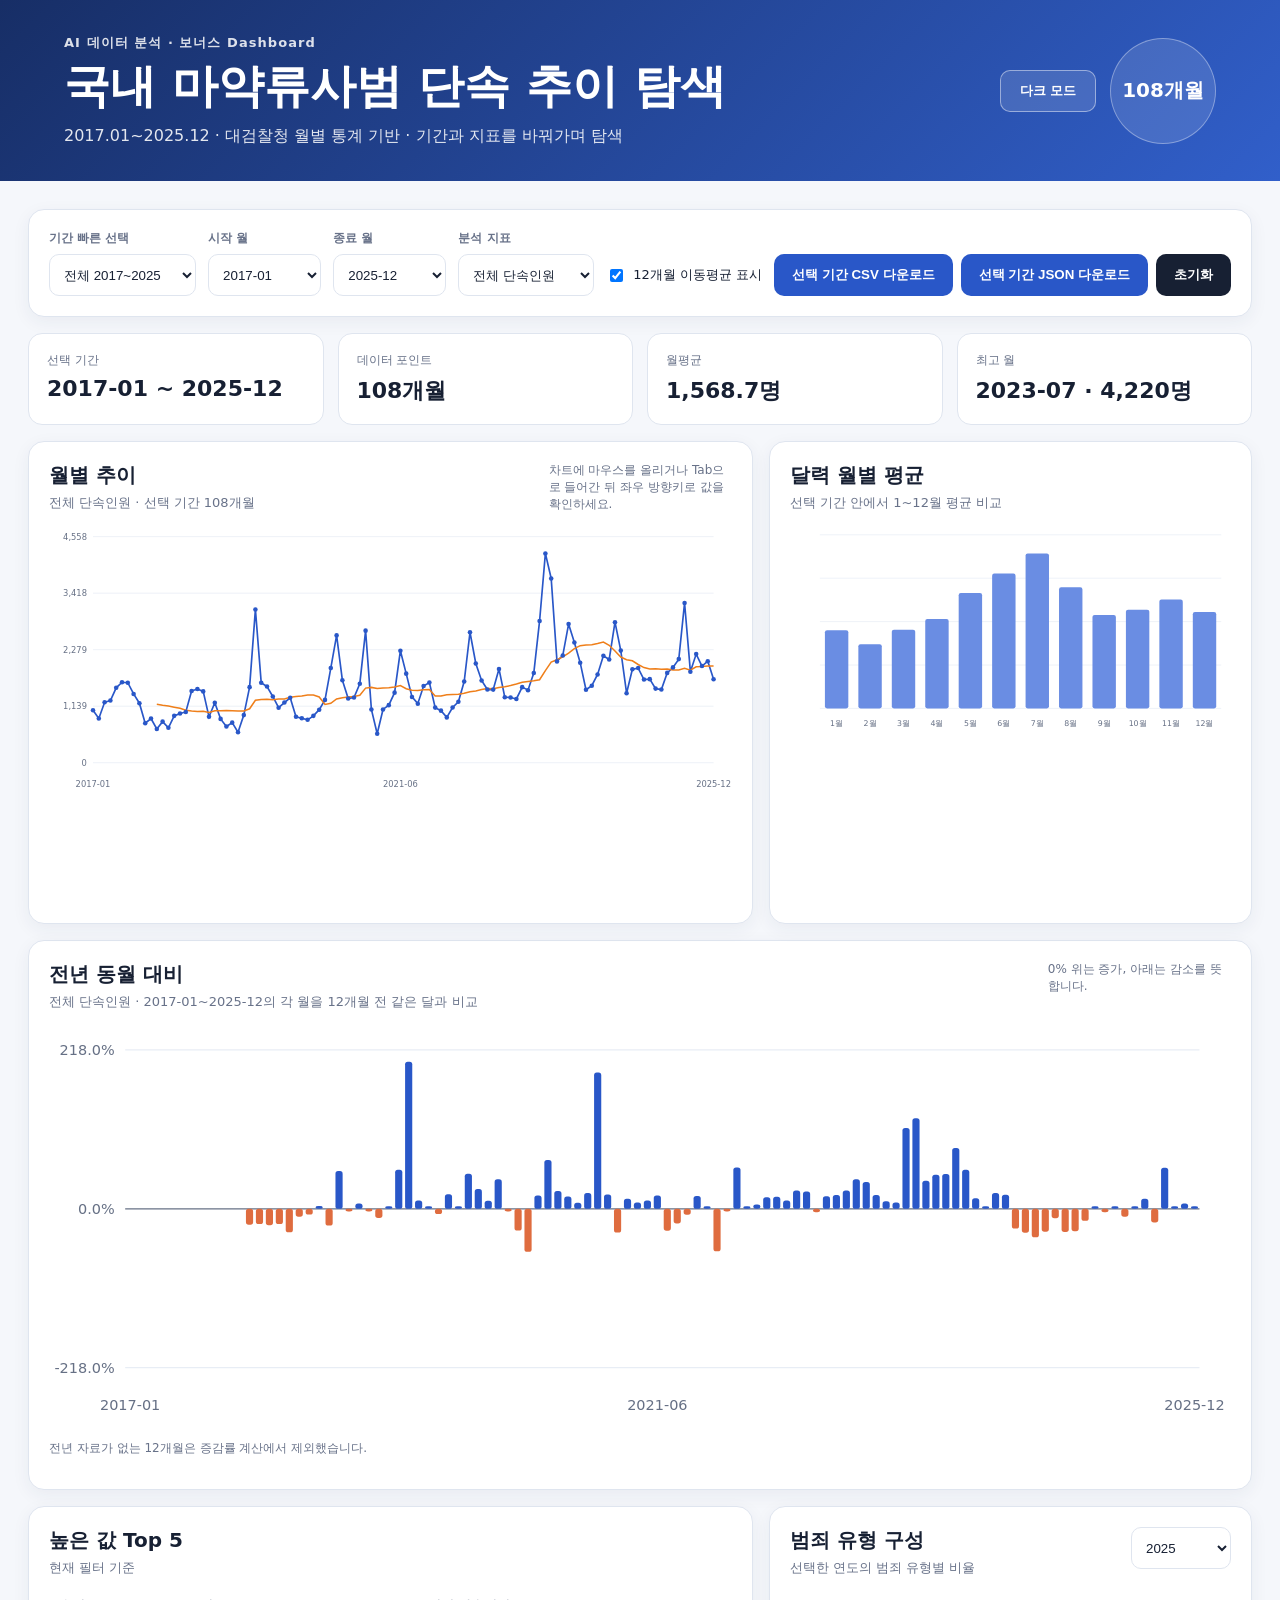
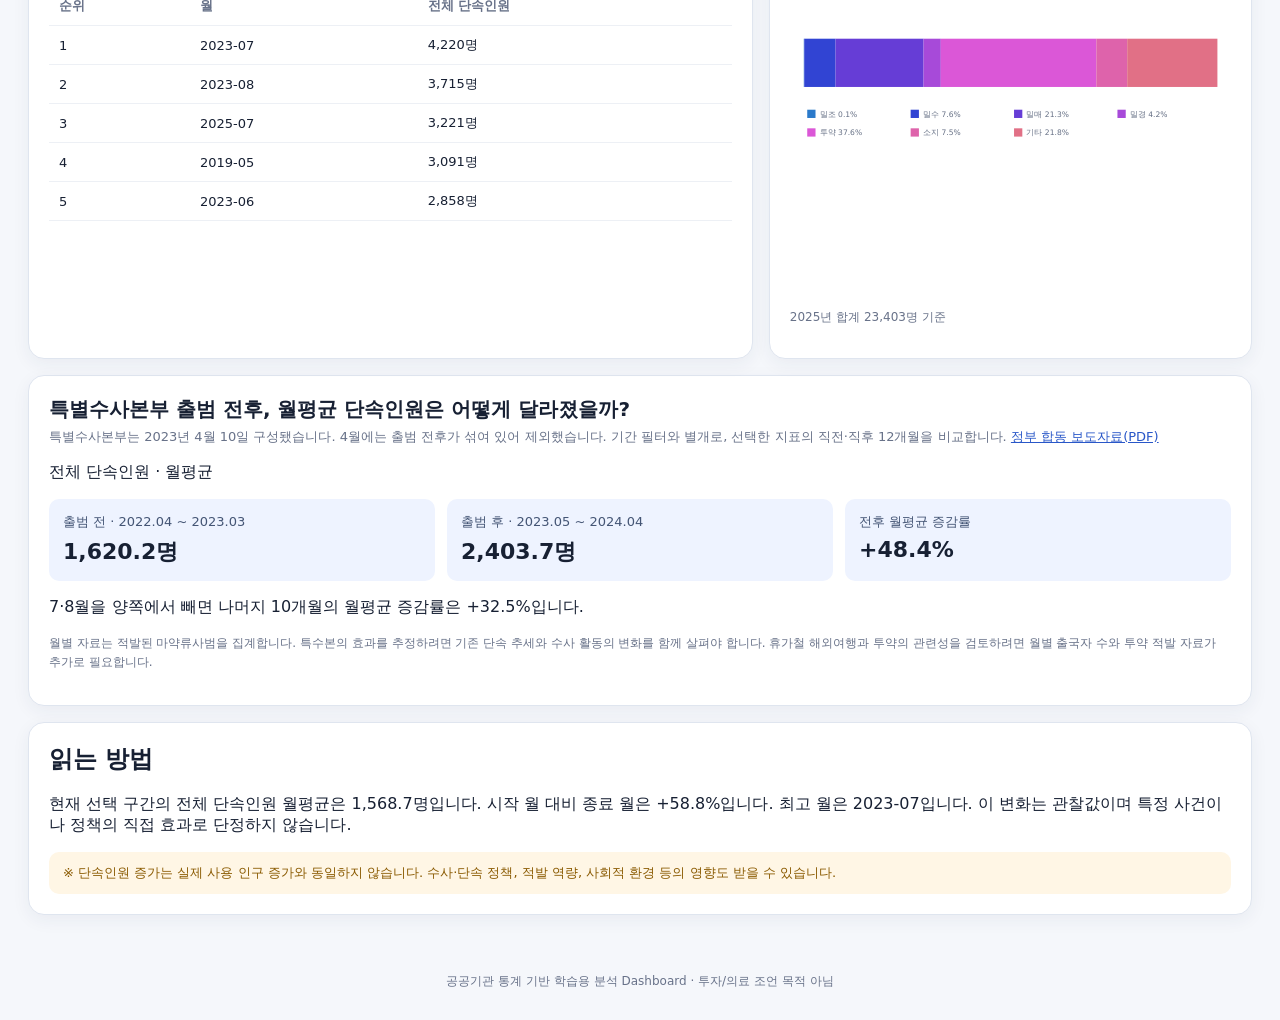
<file: dashboard/index.html>
<!doctype html>
<html lang="ko">
<head>
  <meta charset="utf-8" />
  <meta name="viewport" content="width=device-width, initial-scale=1" />
  <title>마약류사범 데이터 탐색 Dashboard</title>
  <script>
    (() => {
      try {
        const saved = localStorage.getItem('drug-trend-theme');
        const theme = saved === 'dark' || saved === 'light'
          ? saved
          : (matchMedia('(prefers-color-scheme: dark)').matches ? 'dark' : 'light');
        document.documentElement.dataset.theme = theme;
      } catch (_) {
        document.documentElement.dataset.theme = 'light';
      }
    })();
  </script>
  <link rel="stylesheet" href="./style.css" />
</head>
<body>
  <header class="hero">
    <div>
      <p class="eyebrow">AI 데이터 분석 · 보너스 Dashboard</p>
      <h1>국내 마약류사범 단속 추이 탐색</h1>
      <p id="dataCoverage" class="sub">데이터 범위를 확인하는 중입니다. · 대검찰청 월별 통계 기반</p>
    </div>
    <div class="hero-tools">
      <button id="themeToggle" class="theme-toggle" type="button" aria-pressed="false">다크 모드</button>
      <div id="recordBadge" class="badge" title="월별 데이터 건수">-개월</div>
    </div>
  </header>

  <p id="loadError" class="load-error" role="alert" hidden>통계 데이터를 불러올 수 없습니다. data.js 파일을 확인한 후 페이지를 새로 고쳐 주세요.</p>
  <noscript><p class="load-error">대시보드를 사용하려면 브라우저에서 JavaScript를 켜 주세요.</p></noscript>
  <main id="dashboardContent">
    <section class="panel controls">
      <div class="control">
        <label for="preset">기간 빠른 선택</label>
        <select id="preset">
          <option value="all">전체</option>
          <option value="pre">코로나 이전 2017~2019</option>
          <option value="covid">유행·제약 2020~2022</option>
          <option value="post">이후</option>
          <option value="custom" disabled>직접 선택한 기간</option>
        </select>
      </div>
      <div class="control"><label for="start">시작 월</label><select id="start"></select></div>
      <div class="control"><label for="end">종료 월</label><select id="end"></select></div>
      <div class="control">
        <label for="series">분석 지표</label>
        <select id="series">
          <option value="total">전체 단속인원</option>
          <option value="psychotropics">향정신성의약품</option>
          <option value="cannabis">대마</option>
          <option value="narcotics">마약</option>
        </select>
      </div>
      <label class="check"><input id="maToggle" type="checkbox" checked /> 12개월 이동평균 표시</label>
      <div class="actions">
        <button id="downloadCsv" type="button">선택 기간 CSV 다운로드</button>
        <button id="downloadJson" type="button">선택 기간 JSON 다운로드</button>
        <button id="reset" type="button">초기화</button>
      </div>
    </section>

    <section class="kpis">
      <article class="kpi"><span>선택 기간</span><strong id="kPeriod">-</strong></article>
      <article class="kpi"><span>데이터 포인트</span><strong id="kCount">-</strong></article>
      <article class="kpi"><span>월평균</span><strong id="kAvg">-</strong></article>
      <article class="kpi"><span>최고 월</span><strong id="kMax">-</strong></article>
    </section>

    <section class="grid2">
      <article class="panel chart-panel">
        <div class="section-head"><div><h2>월별 추이</h2><p id="seriesDesc"></p></div><span class="hint" id="chartHelp">차트에 마우스를 올리거나 Tab으로 들어간 뒤 좌우 방향키로 값을 확인하세요.</span></div>
        <div id="lineChart" class="chart"></div>
      </article>
      <article class="panel chart-panel">
        <div class="section-head"><div><h2>달력 월별 평균</h2><p>선택 기간 안에서 1~12월 평균 비교</p></div></div>
        <div id="monthChart" class="chart compact"></div>
      </article>
    </section>

    <section class="panel chart-panel yoy-panel" aria-labelledby="yoyHeading">
      <div class="section-head">
        <div>
          <h2 id="yoyHeading">전년 동월 대비</h2>
          <p id="yoyDesc">각 월을 12개월 전 같은 달과 비교</p>
        </div>
        <span class="hint">0% 위는 증가, 아래는 감소를 뜻합니다.</span>
      </div>
      <div id="yoyChart" class="chart compact"></div>
      <p id="yoyNote" class="note" aria-live="polite"></p>
    </section>

    <section class="grid2">
      <article class="panel">
        <div class="section-head"><div><h2>높은 값 Top 5</h2><p>현재 필터 기준</p></div></div>
        <div id="topTable"></div>
      </article>
      <article class="panel">
        <div class="section-head"><div><h2>범죄 유형 구성</h2><p>선택한 연도의 범죄 유형별 비율</p></div><select id="offenseYear" aria-label="범죄 유형 통계 연도"></select></div>
        <div id="offenseChart" class="chart compact"></div>
        <p id="offenseNote" class="note"></p>
      </article>
    </section>

    <section class="panel comparison" aria-labelledby="comparisonHeading">
      <div class="section-head">
        <div><h2 id="comparisonHeading">특별수사본부 출범 전후, 월평균 단속인원은 어떻게 달라졌을까?</h2>
        <p>특별수사본부는 2023년 4월 10일 구성됐습니다. 4월에는 출범 전후가 섞여 있어 제외했습니다. 기간 필터와 별개로, 선택한 지표의 직전·직후 12개월을 비교합니다. <a href="https://www.spo.go.kr/common/board/Download.do?bcIdx=1036561&amp;cbIdx=1403&amp;streFileNm=863a3bdd-3757-4032-8c2a-06c96091c9a9.pdf">정부 합동 보도자료(PDF)</a></p></div>
      </div>
      <p id="comparisonMetric"></p>
      <dl class="comparison-values" id="comparisonValues">
        <div><dt>출범 전 · 2022.04 ~ 2023.03</dt><dd id="beforeMean"></dd></div>
        <div><dt>출범 후 · 2023.05 ~ 2024.04</dt><dd id="afterMean"></dd></div>
        <div><dt>전후 월평균 증감률</dt><dd id="changeRate"></dd></div>
      </dl>
      <p id="summerComparison"></p>
      <p class="note">월별 자료는 적발된 마약류사범을 집계합니다. 특수본의 효과를 추정하려면 기존 단속 추세와 수사 활동의 변화를 함께 살펴야 합니다. 휴가철 해외여행과 투약의 관련성을 검토하려면 월별 출국자 수와 투약 적발 자료가 추가로 필요합니다.</p>
    </section>

    <section class="panel interpretation">
      <h2>읽는 방법</h2>
      <p id="interpretation"></p>
      <p class="warning">※ 단속인원 증가는 실제 사용 인구 증가와 동일하지 않습니다. 수사·단속 정책, 적발 역량, 사회적 환경 등의 영향도 받을 수 있습니다.</p>
    </section>
  </main>

  <footer>공공기관 통계 기반 학습용 분석 Dashboard · 투자/의료 조언 목적 아님</footer>
  <div id="tooltip" class="tooltip" role="tooltip" hidden></div>
  <script src="./data.js"></script>
  <script src="./core.js"></script>
  <script src="./comparison.js"></script>
  <script src="./script.js"></script>
</body>
</html>
</file>
<file: dashboard/style.css>
:root{color-scheme:light;--bg:#f5f7fb;--panel:#fff;--text:#172033;--muted:#687289;--line:#dfe5ef;--accent:#2957c8;--accent2:#6a8de3;--soft:#eef3ff;--warn:#8a5a00;--control:#fff;--gridline:#e8edf5;--label:#667085;--tableline:#edf0f5;--warningbg:#fff6e5;--tooltipbg:#101827;--tooltiptext:#fff}*{box-sizing:border-box}body{margin:0;font-family:"Malgun Gothic","Apple SD Gothic Neo",system-ui,sans-serif;background:var(--bg);color:var(--text)}.hero{display:flex;justify-content:space-between;align-items:center;padding:34px max(5vw,28px);background:linear-gradient(135deg,#172e66,#315fca);color:#fff}.hero h1{margin:4px 0 8px;font-size:clamp(28px,4vw,46px)}.eyebrow{margin:0;font-size:13px;letter-spacing:.08em;font-weight:700;opacity:.85}.sub{margin:0;opacity:.88}.hero-tools{display:flex;align-items:center;gap:14px}.theme-toggle{border:1px solid rgba(255,255,255,.45);background:rgba(255,255,255,.13);color:#fff}.badge{min-width:106px;height:106px;border-radius:50%;display:grid;place-items:center;border:1px solid rgba(255,255,255,.35);background:rgba(255,255,255,.12);font-weight:800;font-size:20px}main{max-width:1500px;margin:0 auto;padding:28px}.panel{background:var(--panel);border:1px solid var(--line);border-radius:16px;padding:20px;box-shadow:0 5px 18px rgba(35,50,83,.06)}.controls{display:grid;grid-template-columns:1.3fr 1fr 1fr 1.2fr auto auto;gap:12px;align-items:end}.control label{display:block;font-size:12px;font-weight:700;color:var(--muted);margin:0 0 7px}select,button{width:100%;height:42px;border:1px solid var(--line);border-radius:10px;background:var(--control);padding:0 10px;color:var(--text)}button{width:auto;background:var(--text);color:var(--control);border:0;padding:0 18px;font-weight:700;cursor:pointer}.check{height:42px;display:flex;align-items:center;gap:7px;white-space:nowrap;font-size:13px}.kpis{display:grid;grid-template-columns:repeat(4,1fr);gap:14px;margin:16px 0}.kpi{background:var(--panel);border:1px solid var(--line);border-radius:14px;padding:18px}.kpi span{display:block;color:var(--muted);font-size:12px;margin-bottom:7px}.kpi strong{font-size:22px}.grid2{display:grid;grid-template-columns:1.5fr 1fr;gap:16px;margin-bottom:16px}.section-head{display:flex;justify-content:space-between;gap:12px;align-items:start;margin-bottom:10px}.section-head h2{margin:0;font-size:20px}.section-head p{margin:5px 0 0;color:var(--muted);font-size:13px}.section-head select{width:auto;min-width:100px}.hint{font-size:12px;color:var(--muted)}.chart{min-height:380px;position:relative}.chart.compact{min-height:310px}.chart svg{display:block;width:100%;height:100%}.axis{stroke:var(--label);stroke-width:1}.grid{stroke:var(--gridline);stroke-width:1}.line-main{fill:none;stroke:var(--accent);stroke-width:2.2}.line-ma{fill:none;stroke:#ef7f1a;stroke-width:2}.dot{fill:var(--accent)}.bar{fill:var(--accent2)}.bar:hover,.segment:hover{opacity:.8}.label{font-size:11px;fill:var(--label)}.value-label{font-size:10px;fill:var(--text)}.table{width:100%;border-collapse:collapse}.table th,.table td{text-align:left;padding:10px;border-bottom:1px solid var(--tableline);font-size:13px}.table th{color:var(--muted)}.note{font-size:12px;color:var(--muted)}.interpretation{margin-top:16px}.interpretation h2{margin-top:0}.warning{margin:12px 0 0;padding:12px 14px;border-radius:10px;background:var(--warningbg);color:var(--warn);font-size:13px}a{color:var(--accent)}footer{text-align:center;padding:30px;color:var(--muted);font-size:12px}.tooltip{position:fixed;z-index:20;background:var(--tooltipbg);color:var(--tooltiptext);padding:7px 9px;border-radius:8px;font-size:12px;pointer-events:none;box-shadow:0 6px 18px rgba(0,0,0,.2)}@media(max-width:1000px){.controls{grid-template-columns:repeat(2,1fr)}.kpis{grid-template-columns:repeat(2,1fr)}.grid2{grid-template-columns:1fr}.badge{display:none}}@media(max-width:560px){main{padding:16px}.controls{grid-template-columns:1fr}.kpis{grid-template-columns:1fr}.hero{padding:28px 18px}.hero-tools{align-self:flex-start}.theme-toggle{padding:0 12px}.check{height:auto}.chart{min-height:300px}}
/* Allow the chart to scroll within its panel on narrow screens. */
.grid2 > .panel, .control { min-width: 0; }
.comparison-values {
  display: grid;
  grid-template-columns: repeat(auto-fit, minmax(min(100%, 13rem), 1fr));
  gap: 12px;
  margin: 12px 0;
}
.comparison-values[hidden] { display: none; }
.comparison-values div { padding: 14px; background: var(--soft); border-radius: 10px; }
.comparison-values dt { color: #445575; font-size: 13px; }
.comparison-values dd { margin: 6px 0 0; font-weight: 700; font-size: 22px; }
.comparison .note { line-height: 1.6; }
.chart { overflow-x: auto; }
.actions { display: flex; align-items: center; gap: 8px; }
.actions button { white-space: nowrap; }
.theme-toggle { min-width: 96px; white-space: nowrap; flex-shrink: 0; }
#downloadCsv, #downloadJson { background: var(--accent); color: #fff; }
.hint { max-width: 24ch; }
.load-error {
  max-width: 64ch;
  margin: 24px auto;
  padding: 16px;
  border: 1px solid #d9b777;
  border-radius: 10px;
  background: #fff6e5;
  color: #674000;
}
select:focus-visible, button:focus-visible, input:focus-visible, .chart:focus-visible {
  outline: 3px solid var(--accent);
  outline-offset: 2px;
}
.chart [data-tip]:focus-visible {
  opacity: 1;
  stroke: #172033;
  stroke-width: 3px;
}
.yoy-panel { min-width: 0; margin-bottom: 16px; }
.yoy-bar.positive { fill: var(--accent); }
.yoy-bar.negative { fill: #df6c3f; }
.yoy-bar:hover { opacity: .8; }
.empty-chart {
  min-height: 240px;
  margin: 0;
  display: grid;
  place-items: center;
  color: var(--muted);
  text-align: center;
}
:root[data-theme="dark"] {
  color-scheme: dark;
  --bg: #0c1320;
  --panel: #151f30;
  --text: #edf2fb;
  --muted: #aeb9cc;
  --line: #33435c;
  --accent: #86a9ff;
  --accent2: #789ce8;
  --soft: #1d2b43;
  --warn: #ffd27c;
  --control: #101a2a;
  --gridline: #2a3950;
  --label: #b5c0d2;
  --tableline: #2b3a50;
  --warningbg: #332a18;
  --tooltipbg: #f5f7fb;
  --tooltiptext: #172033;
}
:root[data-theme="dark"] .panel { box-shadow: 0 7px 22px rgba(0,0,0,.28); }
:root[data-theme="dark"] .comparison-values dt { color: var(--muted); }
:root[data-theme="dark"] .load-error { background:#332a18; color:#ffe4a8; border-color:#765b22; }
:root[data-theme="dark"] .chart [data-tip]:focus-visible { stroke:#fff; }
@media (max-width: 1150px) {
  .controls { grid-template-columns: repeat(2, minmax(0, 1fr)); }
  .actions { grid-column: 1 / -1; flex-wrap: wrap; }
}
@media (max-width: 560px) {
  .controls { grid-template-columns: minmax(0, 1fr); }
  .actions { flex-wrap: wrap; }
  .section-head { flex-wrap: wrap; }
  .hint { max-width: none; }
  .chart, .chart.compact { min-height: 0; }
  .chart svg { min-width: 760px; height: auto; }
  .chart.compact svg { min-width: 540px; }
}
</file>
